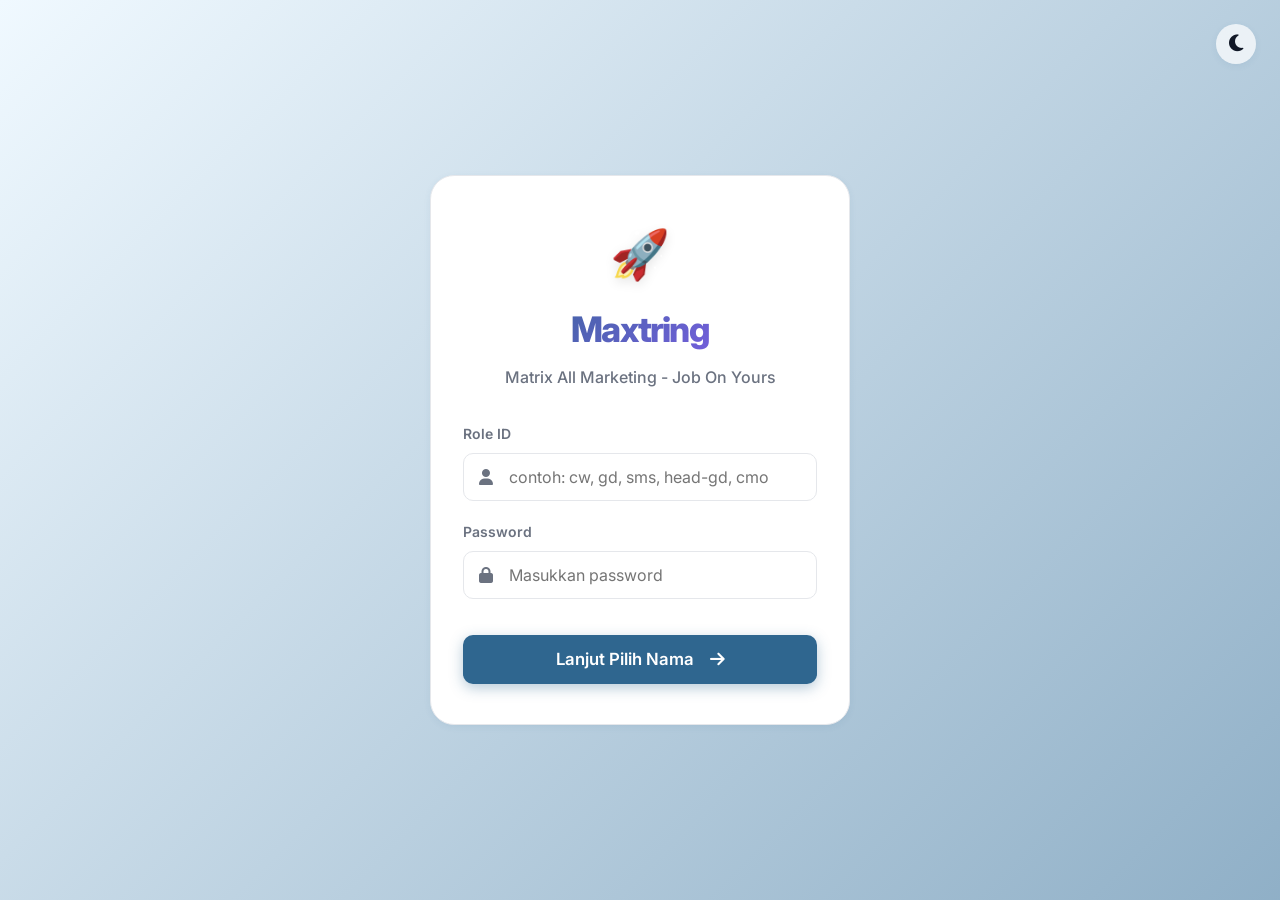
<file: index.html>
<!DOCTYPE html>
<html lang="id">
<head>
    <meta charset="UTF-8">
    <meta name="viewport" content="width=device-width, initial-scale=1.0">
    <title>Login - Maxtring</title>
    <link rel="stylesheet" href="style.css">
    <link rel="manifest" href="manifest.json">
    <meta name="theme-color" content="#4F46E5">
</head>
<body style="align-items: center; justify-content: center; background: linear-gradient(135deg, var(--bg-color) 0%, var(--primary) 200%);">
    
    <button id="theme-toggle" class="theme-toggle glass" style="position: absolute; top: 1.5rem; right: 1.5rem; width: 40px; height: 40px; border-radius: 50%; display: flex; align-items: center; justify-content: center; font-size: 1.2rem; cursor: pointer; border: none; color: var(--text-main);"><i class="fa-solid fa-moon"></i></button>
    
    <div class="card glass card-glow animate-fade-up" style="width: 100%; max-width: 420px; padding: 2.5rem 2rem; text-align: center; border-radius: 24px;">
        <div style="font-size: 3rem; margin-bottom: 0.5rem; text-shadow: 0 4px 12px rgba(0,0,0,0.1);">🚀</div>
        <h1 class="nav-brand" style="font-size: 2.2rem; margin-bottom: 0.5rem;">Maxtring</h1>
        <p style="color: var(--text-muted); margin-bottom: 2rem; font-weight: 500;">Matrix All Marketing - Job On Yours</p>
        
        <form id="login-form">
            <div class="form-group" style="text-align: left;">
                <label class="form-label" for="username">Role ID</label>
                <div style="position: relative;">
                    <i class="fa-solid fa-user" style="position: absolute; left: 1rem; top: 50%; transform: translateY(-50%); color: var(--text-muted);"></i>
                    <input type="text" id="username" class="form-input" style="padding-left: 2.8rem;" placeholder="contoh: cw, gd, sms, head-gd, cmo" required>
                </div>
            </div>
            
            <div class="form-group" style="text-align: left;">
                <label class="form-label" for="password">Password</label>
                <div style="position: relative;">
                    <i class="fa-solid fa-lock" style="position: absolute; left: 1rem; top: 50%; transform: translateY(-50%); color: var(--text-muted);"></i>
                    <input type="password" id="password" class="form-input" style="padding-left: 2.8rem;" placeholder="Masukkan password" required>
                </div>
            </div>
            
            <button type="submit" class="btn btn-primary" style="width: 100%; margin-top: 1rem; padding: 0.9rem; font-size: 1.05rem;">
                Lanjut Pilih Nama <i class="fa-solid fa-arrow-right" style="margin-left: 0.5rem;"></i>
            </button>
        </form>
        
        <form id="name-form" style="display: none; margin-top: 1rem;">
            <div class="form-group" style="text-align: left;">
                <label class="form-label" for="name-select">Siapa kamu?</label>
                <select id="name-select" class="form-select" required>
                    <option value="">-- Pilih Nama --</option>
                </select>
            </div>
            
            <button type="submit" class="btn btn-primary" style="width: 100%; margin-top: 1rem; padding: 0.9rem; font-size: 1.05rem;">
                Masuk Dashboard <i class="fa-solid fa-right-to-bracket" style="margin-left: 0.5rem;"></i>
            </button>
        </form>
        
    </div>
    
    <div id="loader">
        <div class="spinner"></div>
    </div>

    <script src="script.js"></script>
    <script>
        document.addEventListener('DOMContentLoaded', () => {
            if (localStorage.getItem('maxtring_user')) {
                window.location.href = '/dashboard';
            }
            
            let tempUserData = null;
            
            document.getElementById('login-form').addEventListener('submit', async (e) => {
                e.preventDefault();
                const user = document.getElementById('username').value;
                const pass = document.getElementById('password').value;
                
                const result = await callApi('login', { username: user, password: pass });
                
                if (result && result.success) {
                    tempUserData = { role: result.role, type: result.type };
                    
                    const select = document.getElementById('name-select');
                    select.innerHTML = '<option value="">-- Pilih Nama --</option>';
                    
                    if (result.team && result.team.length > 0) {
                        result.team.forEach(member => {
                            const option = document.createElement('option');
                            option.value = member.nama;
                            option.textContent = member.nama;
                            select.appendChild(option);
                        });
                    } else {
                        const option = document.createElement('option');
                        option.value = "Default";
                        option.textContent = "Default (No Team Data)";
                        select.appendChild(option);
                    }
                    
                    document.getElementById('login-form').style.display = 'none';
                    document.getElementById('name-form').style.display = 'block';
                    document.getElementById('name-form').classList.add('animate-fade-up');
                } else if (result) {
                    alert(result.error || "Gagal login");
                }
            });
            
            document.getElementById('name-form').addEventListener('submit', (e) => {
                e.preventDefault();
                const selectedName = document.getElementById('name-select').value;
                
                if (selectedName && tempUserData) {
                    tempUserData.name = selectedName;
                    localStorage.setItem('maxtring_user', JSON.stringify(tempUserData));
                    window.location.href = '/dashboard';
                }
            });
        });
    </script>
</body>
</html>
</file>
<file: style.css>
@import url('https://fonts.googleapis.com/css2?family=Inter:wght@300;400;500;600;700;800&display=swap');
@import url('https://cdnjs.cloudflare.com/ajax/libs/font-awesome/6.4.0/css/all.min.css');

:root {
  --primary:        #2f668f;
  --primary-hover:  #255273;
  --accent:         #f16527;
  --accent-hover:   #df6631;
  --bg-color:       #f0f9ff;

  --secondary:  #10B981;
  --danger:     #EF4444;
  --purple:     #8B5CF6;

  --surface:     #FFFFFF;
  --text-main:   #111827;
  --text-muted:  #6B7280;
  --border:      #E5E7EB;

  --status-ns:   #9CA3AF;
  --status-prog: #10B981;
  --status-rev:  #EF4444;
  --status-app:  #8B5CF6;
  --status-post: #8B5CF6;
  --status-sub:  #f16527;

  --radius-sm: 10px;
  --radius-md: 14px;
  --radius-lg: 22px;

  --shadow-sm:   0 2px 8px -2px rgba(47, 102, 143, 0.12);
  --shadow-md:   0 12px 24px -6px rgba(47, 102, 143, 0.18);
  --shadow-glow: 0 0 28px rgba(241, 101, 39, 0.22);

  --glass-bg:     hsla(0, 0%, 100%, 0.72);
  --glass-border: hsla(0, 0%, 100%, 0.50);

  --font-family: 'Inter', -apple-system, sans-serif;
  --nav-height:  70px;
}

[data-theme="dark"] {
  --bg-color: hsl(220, 26%, 8%);
  --surface: hsl(220, 22%, 15%);
  --text-main: hsl(0, 0%, 97%);
  --text-muted: hsl(220, 12%, 68%);
  --border: hsl(220, 18%, 26%);

  --primary: #5B9BD5;
  --primary-hover: #7AB0E0;
  --accent: #FF8A50;
  --accent-hover: #FFA476;

  --glass-bg: hsla(220, 25%, 15%, 0.78);
  --glass-border: hsla(0, 0%, 100%, 0.12);
  --shadow-sm:   0 2px 10px -2px rgba(0, 0, 0, 0.35);
  --shadow-md:   0 14px 28px -6px rgba(0, 0, 0, 0.45);
  --shadow-glow: 0 0 28px hsla(20, 90%, 65%, 0.35);
}

* { box-sizing: border-box; margin: 0; padding: 0; }

body {
  font-family: var(--font-family);
  background-color: var(--bg-color);
  color: var(--text-main);
  line-height: 1.6;
  transition: background-color 0.4s ease, color 0.4s ease;
  min-height: 100vh;
  display: flex;
  flex-direction: column;
  overflow-x: hidden;
}

.glass {
  background: var(--glass-bg);
  backdrop-filter: blur(14px);
  -webkit-backdrop-filter: blur(14px);
  border: 1px solid var(--glass-border);
  box-shadow: var(--shadow-sm);
}

h1, h2, h3, h4 { font-weight: 700; margin-bottom: 0.75rem; letter-spacing: -0.02em; }
a { color: var(--primary); text-decoration: none; transition: all 0.25s ease; }
a:hover { color: var(--primary-hover); }

.container { width: 100%; max-width: 1400px; margin: 0 auto; padding: 2rem 1.5rem; flex: 1; }

.flex { display: flex; }
.flex-col { flex-direction: column; }
.items-center { align-items: center; }
.justify-between { justify-content: space-between; }
.justify-center { justify-content: center; }
.gap-2 { gap: 0.5rem; }
.gap-4 { gap: 1rem; }
.gap-6 { gap: 1.5rem; }

.btn {
  display: inline-flex;
  align-items: center;
  justify-content: center;
  padding: 0.75rem 1.5rem;
  border-radius: var(--radius-sm);
  font-weight: 600;
  border: none;
  cursor: pointer;
  transition: all 0.25s cubic-bezier(0.4, 0, 0.2, 1);
  font-family: inherit;
  font-size: 0.95rem;
  gap: 0.5rem;
}

.btn-primary {
  background-color: var(--primary);
  color: white;
  box-shadow: 0 4px 14px 0 rgba(47, 102, 143, 0.35);
}
.btn-primary:hover {
  background-color: var(--primary-hover);
  transform: translateY(-2px);
  box-shadow: 0 8px 20px rgba(47, 102, 143, 0.4);
}

.btn-outline {
  background-color: transparent;
  border: 1.5px solid var(--border);
  color: var(--text-main);
}
.btn-outline:hover {
  background-color: var(--border);
  transform: translateY(-1px);
}

.btn-sm { padding: 0.45rem 0.9rem; font-size: 0.85rem; border-radius: var(--radius-sm); }

.card {
  background-color: var(--surface);
  border-radius: var(--radius-lg);
  box-shadow: var(--shadow-sm);
  padding: 1.5rem;
  border: 1px solid var(--border);
  transition: all 0.3s ease;
  position: relative;
  overflow: hidden;
}
.card:hover { transform: translateY(-4px); box-shadow: var(--shadow-md); }
.card-glow:hover { box-shadow: var(--shadow-glow); border-color: var(--primary); }

.form-group { margin-bottom: 1.25rem; }
.form-label { display: block; font-size: 0.875rem; font-weight: 600; margin-bottom: 0.5rem; color: var(--text-muted); }

.form-input, .form-select, .form-textarea {
  width: 100%;
  padding: 0.8rem 1rem;
  border-radius: var(--radius-sm);
  border: 1.5px solid var(--border);
  background-color: var(--surface);
  color: var(--text-main);
  font-family: inherit;
  font-size: 1rem;
  transition: all 0.25s ease;
}
.form-input:focus, .form-select:focus, .form-textarea:focus {
  outline: none;
  border-color: var(--primary);
  box-shadow: 0 0 0 4px rgba(47, 102, 143, 0.15);
}

.navbar {
  position: sticky;
  top: 0;
  z-index: 100;
  width: 100%;
  height: var(--nav-height);
  padding: 0 2rem;
  display: flex;
  justify-content: space-between;
  align-items: center;
}

.nav-brand {
  font-size: 1.5rem;
  font-weight: 800;
  background: linear-gradient(135deg, var(--primary), var(--purple));
  -webkit-background-clip: text;
  -webkit-text-fill-color: transparent;
  letter-spacing: -0.05em;
}

.nav-links { display: flex; gap: 2rem; height: 100%; }
.nav-item { color: var(--text-muted); font-weight: 600; display: flex; align-items: center; position: relative; }
.nav-item i { margin-right: 0.5rem; }
.nav-item:hover { color: var(--text-main); }
.nav-item.active { color: var(--primary); }
.nav-item.active::after {
  content: '';
  position: absolute;
  bottom: 0; left: 0;
  width: 100%; height: 3px;
  background-color: var(--primary);
  border-radius: 3px 3px 0 0;
}

.fc-node {
  padding: 1rem;
  border-radius: var(--radius-md);
  background: var(--surface);
  border: 2px solid var(--primary);
  text-align: center;
  position: relative;
  box-shadow: var(--shadow-sm);
  font-weight: 500;
}
.fc-diamond {
  width: 120px; height: 120px;
  background: var(--primary);
  color: white;
  transform: rotate(45deg);
  display: flex; align-items: center; justify-content: center;
  margin: 0 auto;
  border-radius: var(--radius-sm);
}
.fc-diamond > span { transform: rotate(-45deg); font-weight: bold; text-align: center; }
.fc-start-end {
  background: #ffb6c1;
  border: 2px solid #ff69b4;
  border-radius: 50px;
  padding: 0.8rem 2rem;
  font-weight: bold;
  display: inline-block;
}
.fc-arrow-down {
  width: 2px; height: 40px;
  background: var(--text-muted);
  margin: 0 auto;
  position: relative;
}
.fc-arrow-down::after {
  content: '';
  position: absolute; bottom: -5px; left: -4px;
  border-width: 5px; border-style: solid;
  border-color: var(--text-muted) transparent transparent transparent;
}

.nav-bottom {
  display: none;
  position: fixed; bottom: 0; left: 0;
  width: 100%;
  background: var(--surface);
  border-top: 1px solid var(--border);
  z-index: 100;
  padding: 0.5rem 1rem;
  justify-content: space-around;
  padding-bottom: calc(0.5rem + env(safe-area-inset-bottom));
}
.nav-bottom .nav-item { flex-direction: column; font-size: 0.75rem; gap: 0.25rem; }
.nav-bottom .nav-item i { margin-right: 0; font-size: 1.25rem; }
.nav-bottom .nav-item.active::after { display: none; }

.badge {
  display: inline-flex;
  align-items: center;
  padding: 0.3rem 0.8rem;
  border-radius: 999px;
  font-size: 0.75rem;
  font-weight: 700;
  text-transform: uppercase;
  letter-spacing: 0.05em;
}
.badge-ns { background-color: hsla(220, 10%, 60%, 0.15); color: var(--status-ns); }
.badge-prog { background-color: hsla(160, 70%, 45%, 0.15); color: var(--status-prog); }
.badge-sub { background-color: hsla(20, 90%, 55%, 0.15); color: var(--status-sub); }
.badge-app { background-color: hsla(258, 70%, 60%, 0.15); color: var(--status-app); }
.badge-rev { background-color: hsla(350, 80%, 55%, 0.15); color: var(--status-rev); }
.badge-post { background-color: hsla(258, 70%, 60%, 0.15); color: var(--status-post); }

.modal-overlay {
  position: fixed; inset: 0;
  background: rgba(0,0,0,0.5);
  backdrop-filter: blur(4px);
  z-index: 1000;
  display: flex; align-items: center; justify-content: center;
  opacity: 0; pointer-events: none;
  transition: opacity 0.3s ease;
}
.modal-overlay.active { opacity: 1; pointer-events: all; }
.modal-content {
  background: var(--surface);
  border-radius: var(--radius-lg);
  width: 90%; max-width: 500px;
  padding: 2rem;
  box-shadow: var(--shadow-md);
  transform: scale(0.95) translateY(10px);
  transition: all 0.3s cubic-bezier(0.4, 0, 0.2, 1);
  border: 1px solid var(--border);
}
.modal-overlay.active .modal-content { transform: scale(1) translateY(0); }

@keyframes fadeInUp { from { opacity: 0; transform: translateY(20px); } to { opacity: 1; transform: translateY(0); } }
.animate-fade-up { animation: fadeInUp 0.5s cubic-bezier(0.4, 0, 0.2, 1) forwards; }

#loader {
  position: fixed; inset: 0;
  background: var(--bg-color);
  z-index: 9999;
  display: flex; flex-direction: column; align-items: center; justify-content: center;
  opacity: 0; pointer-events: none;
  transition: opacity 0.3s;
}
#loader.active { opacity: 1; pointer-events: all; }
.spinner {
  width: 48px; height: 48px;
  border: 4px solid var(--border);
  border-top-color: var(--primary);
  border-radius: 50%;
  animation: spin 1s linear infinite;
  margin-bottom: 1rem;
}
@keyframes spin { to { transform: rotate(360deg); } }

.grid { display: grid; gap: 1.5rem; }
.grid-cols-2 { grid-template-columns: repeat(2, 1fr); }
.grid-cols-3 { grid-template-columns: repeat(3, 1fr); }
.grid-cols-4 { grid-template-columns: repeat(4, 1fr); }

.table-container {
  overflow: auto;
  max-height: 75vh;
  border-radius: var(--radius-md);
  border: 1px solid var(--border);
  background: var(--surface);
}
.table-container thead th {
  position: sticky; top: 0; z-index: 10;
  background-color: var(--surface);
}

table { width: 100%; border-collapse: collapse; }
th, td { padding: 1rem 1.25rem; text-align: left; border-bottom: 1px solid var(--border); }
th {
  background-color: rgba(47, 102, 143, 0.04);
  font-weight: 700;
  color: var(--text-muted);
  font-size: 0.82rem;
  text-transform: uppercase;
  letter-spacing: 0.05em;
  white-space: nowrap;
}
[data-theme="dark"] th { background-color: rgba(91, 155, 213, 0.08); }

tbody tr { transition: background-color 0.2s; }
tbody tr:hover { background-color: rgba(47, 102, 143, 0.04); }
[data-theme="dark"] tbody tr:hover { background-color: rgba(91, 155, 213, 0.08); }

footer {
  margin-top: auto;
  text-align: center;
  padding: 2rem;
  color: var(--text-muted);
  font-size: 0.875rem;
  border-top: 1px solid var(--border);
  background: var(--surface);
}

.text-danger { color: var(--danger); }
.text-success { color: var(--status-app); }
.text-warning { color: var(--status-prog); }
.text-muted { color: var(--text-muted); }

.pillar-checkbox-label {
  display: flex; align-items: center; gap: 0.4rem;
  padding: 0.5rem 0.9rem;
  border-radius: 999px;
  background: rgba(47, 102, 143, 0.06);
  cursor: pointer;
  font-size: 0.85rem;
  font-weight: 600;
  transition: all 0.2s ease;
}
.pillar-checkbox-label:hover { background: rgba(47, 102, 143, 0.12); }

@media (max-width: 768px) {
  .grid-cols-2, .grid-cols-3, .grid-cols-4 { grid-template-columns: 1fr; }
  .navbar .nav-links { display: none; }
  .nav-bottom { display: flex; }
  .container { padding: 1rem; padding-bottom: calc(var(--nav-height) + 1rem); }
  .card { padding: 1rem; }
}

.fc {
  font-family: inherit !important;
  background: var(--surface);
  border-radius: var(--radius-md);
  padding: 1rem;
  box-shadow: var(--shadow-sm);
  border: 1px solid var(--border);
}
.fc-theme-standard td, .fc-theme-standard th { border-color: var(--border) !important; }
.fc-col-header-cell { background: rgba(47, 102, 143, 0.04); padding: 0.5rem 0; }
[data-theme="dark"] .fc-col-header-cell { background: rgba(91, 155, 213, 0.08); }
.fc-event {
  border: none !important;
  border-radius: 6px !important;
  padding: 3px 5px !important;
  font-size: 0.8rem !important;
  cursor: pointer;
  white-space: normal !important;
  overflow: visible !important;
  line-height: 1.3;
}
.fc-event-main { color: white !important; }
.fc-daygrid-event-harness { margin-bottom: 2px; }
.fc-daygrid-day-frame { min-height: 90px; }
</file>
